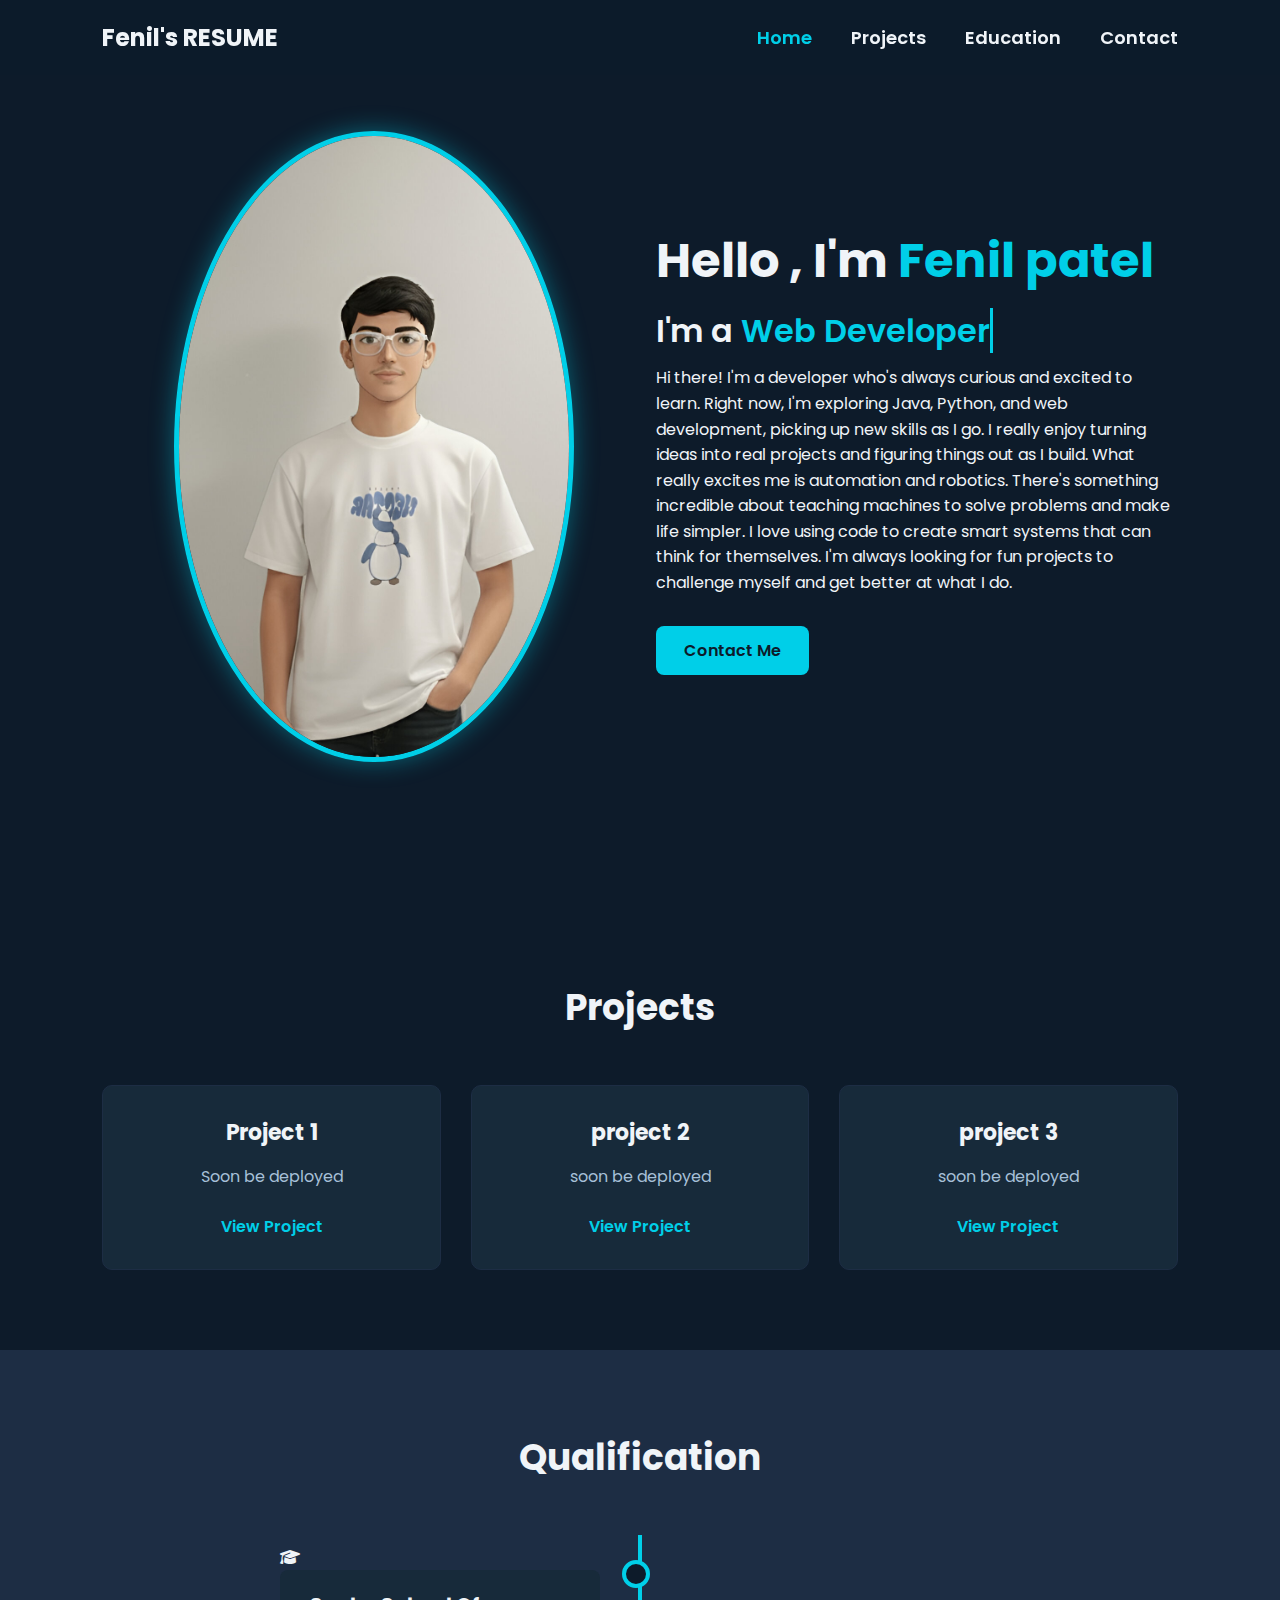
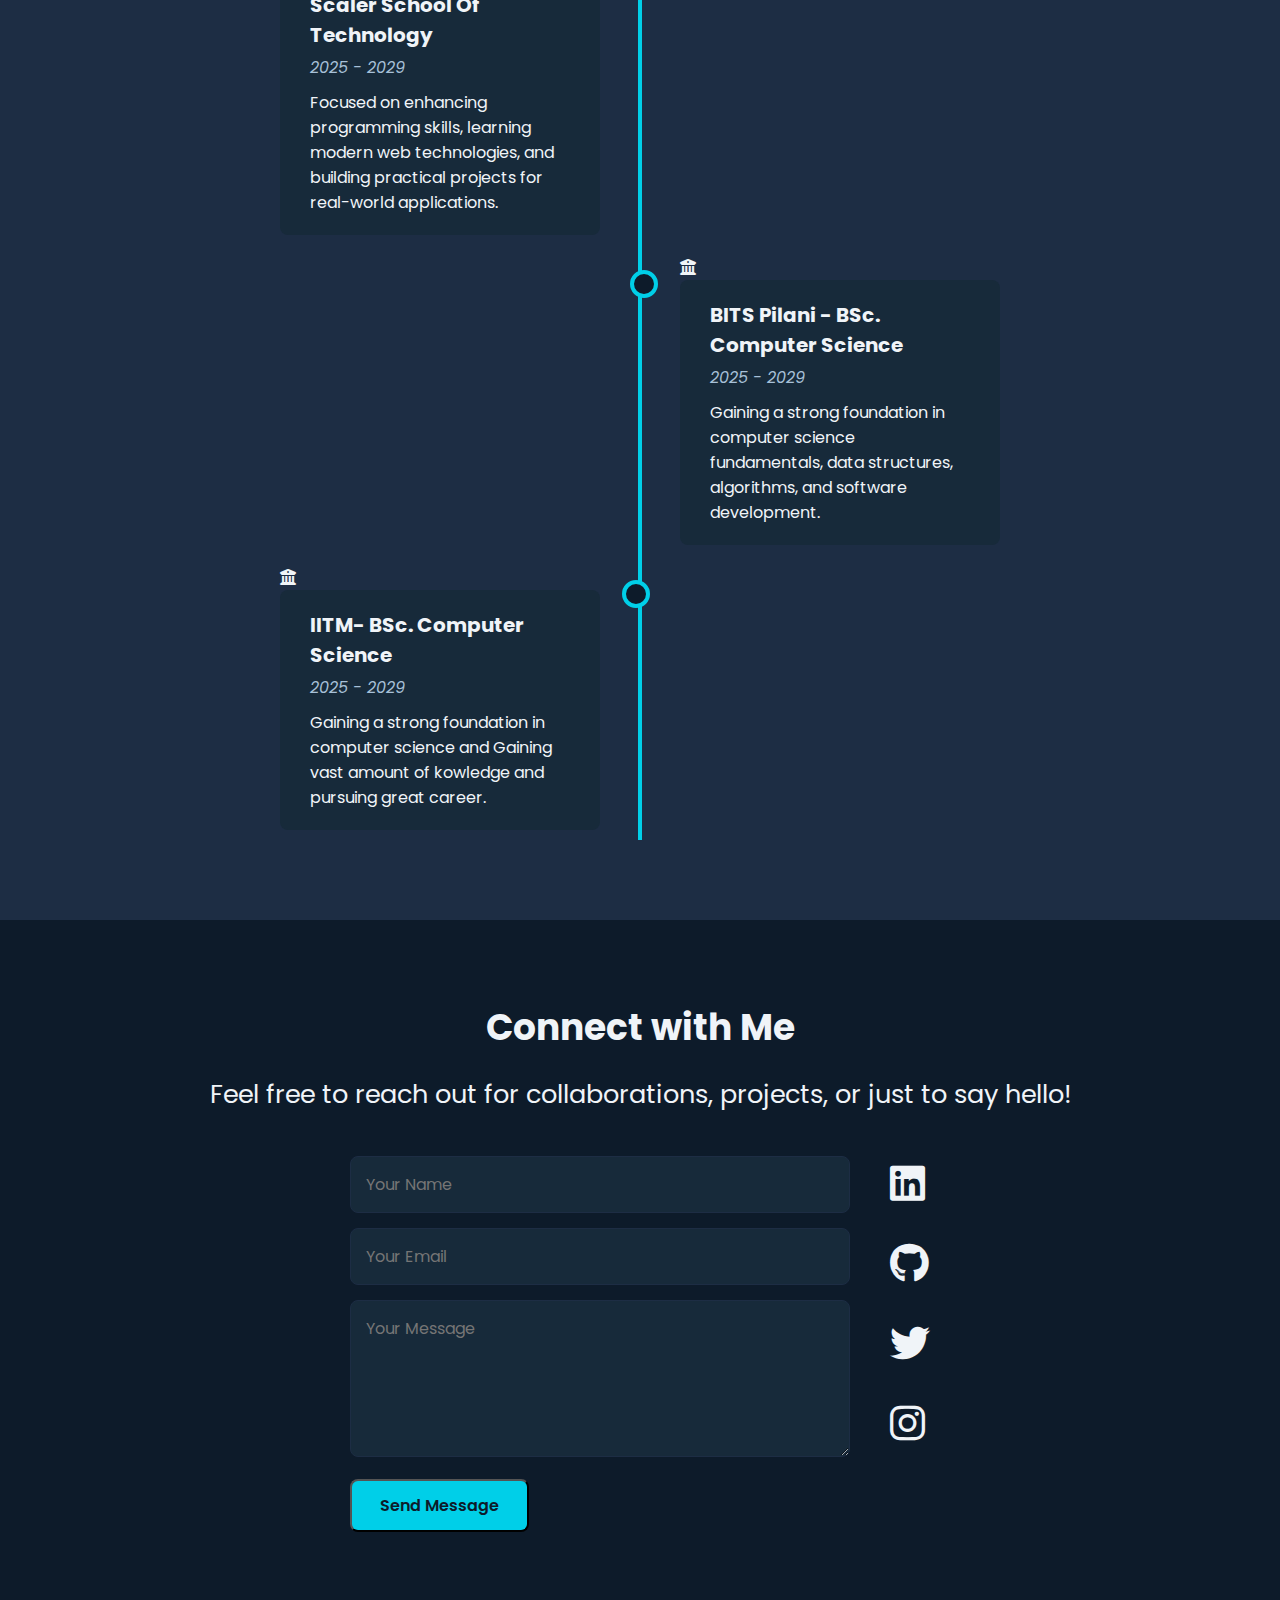
<file: index.html>
<!DOCTYPE html>
<html lang="en">

<head>
    <meta charset="UTF-8">
    <meta name="viewport" content="width=device-width, initial-scale=1.0">
    <title>Fenil's Portfolio</title>
    <link href="https://fonts.googleapis.com/css2?family=Poppins:wght@300;400;600;700&display=swap" rel="stylesheet">

    <link rel="stylesheet" href="https://cdnjs.cloudflare.com/ajax/libs/font-awesome/6.5.2/css/all.min.css" />

    <link rel="stylesheet" href="mycss.css">

</head>

<body>
    <header>
        <a href="#" class="logo">Fenil's RESUME</a>
        <input type="checkbox" id="menu-toggle">
        <label for="menu-toggle" class="menu-icon">☰</label>
        <nav>
            <a href="#" class="active">Home</a>
            <a href="#projects">Projects</a>
            <a href="#qual">Education</a>
            <a href="#contact">Contact</a>
        </nav>
    </header>

    <section class="home">
        <div class="pfp"><!--Profile picture/my picture-->
            <img src="fenil.jpg" alt="Fenil Developer">
        </div>
        <div class="homeIntro"><!--My small sweet intro -->
            <h1>Hello , I'm <span>Fenil patel</span></h1>
            <h3 class="homeBio">I'm a <span></span></h3>
            <p>Hi there! I'm a developer who's always curious and excited to learn. Right now, I'm exploring Java, Python, and web
            development, picking up new skills as I go. I really enjoy turning ideas into real projects and figuring things out as I
            build.
            
            What really excites me is automation and robotics. There's something incredible about teaching machines to solve
            problems and make life simpler. I love using code to create smart systems that can think for themselves. I'm always
            looking for fun projects to challenge myself and get better at what I do.
            </p>
            <a href="#contact" class="btn">Contact Me</a>
        </div>
    </section>
    <!--Projects section where i add infintie projects-->
    <section class="projects" id="projects">
        <h3>Projects</h3>
        <div class="grid">
            <div class="card">
                <a href="project1.html">
                    <h4>Project 1</h4>
                </a>
                <p>Soon be deployed</p>
                <a href="" class="view-btn"><!--here we add our project link-->
                    <h1>View Project</h1>
                </a>
            </div>
            <div class="card">
                <a href="project2.html">
                    <h4> project 2</h4>
                </a>
                <p>soon be deployed</p>
                <a href="" class="view-btn"> <!--here we add our project link-->
                    <h1>View Project</h1>
                </a>
            </div>
            <div class="card">
                <a href="">
                    <h4>project 3</h4>
                </a>
                <p>soon be deployed</p>
                <a href="" class="view-btn"><!--here we add our project link-->
                    <h1>View Project</h1>
                </a>
            </div>
        </div>
    </section>

    <section id="qual"><!--Qualification section-->
        <h3>Qualification</h3>
        <div class="timeline">
            <div class="timeline-item">
                <div class="timeline-icon">
                    <i class="fa fa-graduation-cap"></i>
                </div>
                <div class="timeline-content">
                    <h4>Scaler School Of Technology</h4>
                    <p class="duration"><em>2025 - 2029</em></p>
                    <p>Focused on enhancing programming skills, learning modern web technologies, and building practical
                        projects for real-world applications.</p>
                </div>
            </div>
            <div class="timeline-item">
                <div class="timeline-icon">
                    <i class="fa fa-university"></i>
                </div>
                <div class="timeline-content">
                    <h4>BITS Pilani - BSc. Computer Science</h4>
                    <p class="duration"><em>2025 - 2029</em></p>
                    <p>Gaining a strong foundation in computer science fundamentals, data structures, algorithms, and
                        software development.</p>
                </div>
            </div>
            <div class="timeline-item">
                <div class="timeline-icon">
                    <i class="fa fa-university"></i>
                </div>
                <div class="timeline-content">
                    <h4>IITM- BSc. Computer Science</h4>
                    <p class="duration"><em>2025 - 2029</em></p>
                    <p>Gaining a strong foundation in computer science
                        and Gaining vast amount of kowledge and pursuing great career.
                    </p>
                </div>
            </div>
        </div>
    </section>
    <!--contact section -->
    <!--here's where lies all my link to contact me with my email-->
    <section class="contact" id="contact">
        <h3>Connect with Me</h3>
        <p style="text-align:center; font-size:1.6rem; margin-bottom:2rem">Feel free to reach out for collaborations,
            projects, or just to say hello!
        <p>

        <div class="contact-container">
            <div class="contact-form"><!--form to contact me-->
                <form action="mailto:youremail@example.com" method="post" enctype="text/plain">
                    <input type="text" name="name" placeholder="Your Name" required>
                    <input type="email" name="email" placeholder="Your Email" required>
                    <textarea name="message" rows="5" placeholder="Your Message" required></textarea>
                    <button type="submit" class="btn">Send Message</button>
                </form>
            </div>

        <div class="socials"><!--Social Links-->
            <a href="https://www.linkedin.com/in/fenil-vekariya-7832aa360" target="_blank" aria-label="LinkedIn">
                <i class="fa-brands fa-linkedin"></i>
            </a>
            <a href="https://github.com/fenil1527-debug" target="_blank" aria-label="GitHub">
                <i class="fa-brands fa-github"></i>
            </a>
            <a href="https://x.com/VekariyaFe87675" target="_blank" aria-label="Twitter">
                <i class="fa-brands fa-twitter"></i>
            </a>
            <a href="https://www.instagram.com/fenil_15.27/" target="_blank" aria-label="Instagram">
                <i class="fa-brands fa-instagram"></i>
            </a>
        </div>
        </div>
    </section>

</body>

</html>
</file>
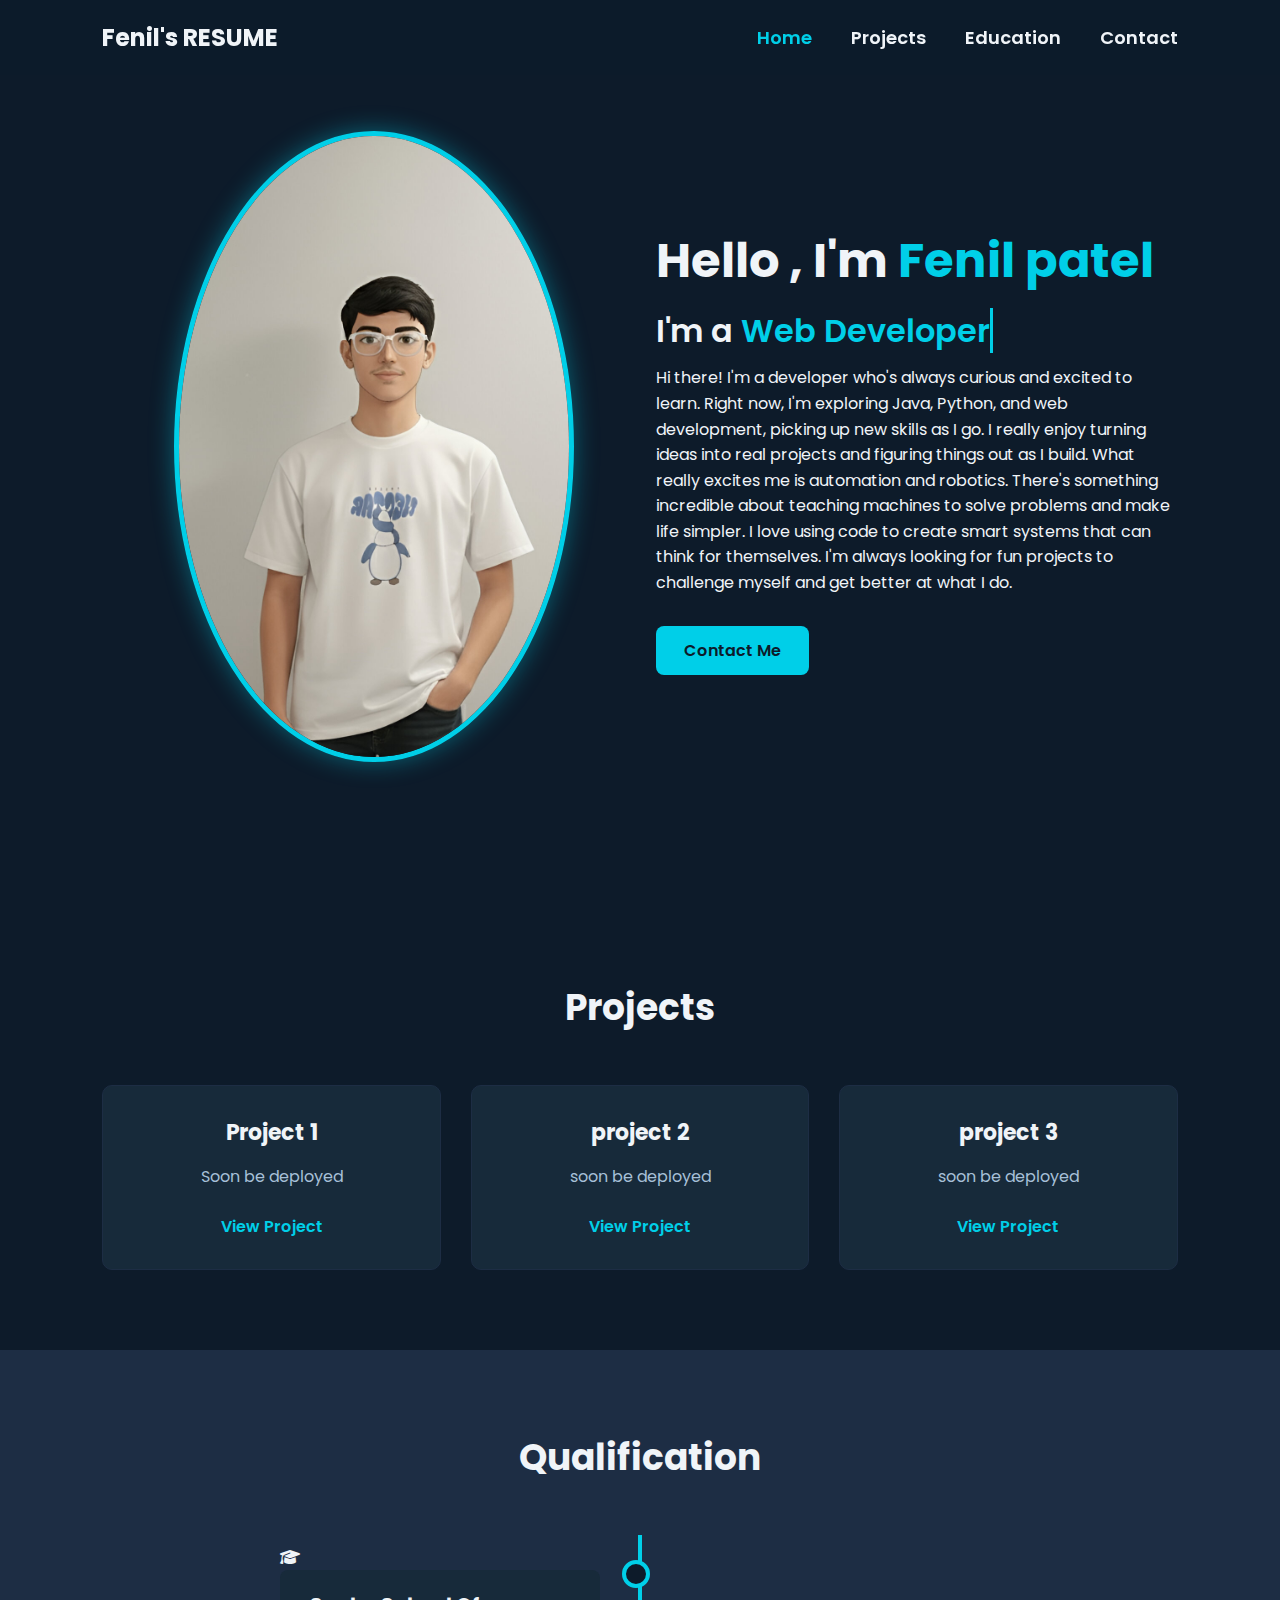
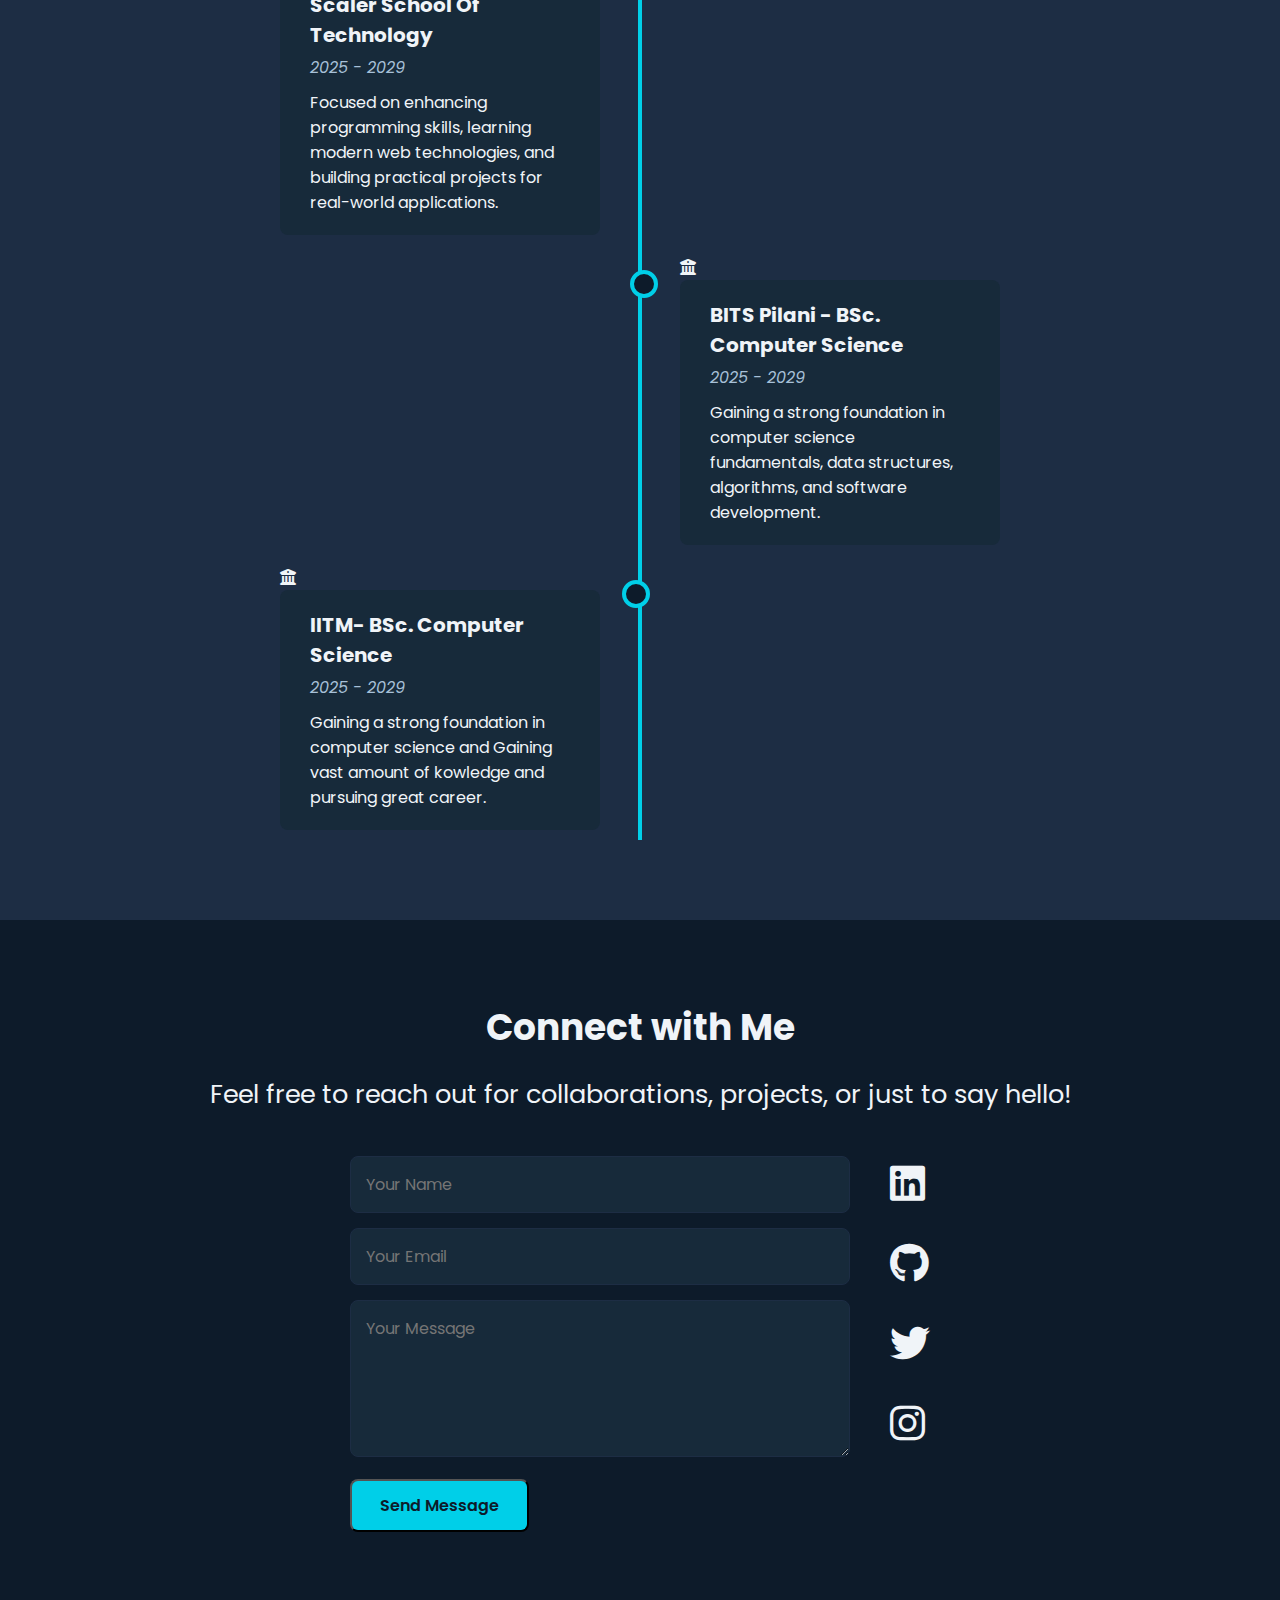
<file: Portfolio.html>
<!DOCTYPE html>
<html lang="en">

<head>
    <meta charset="UTF-8">
    <meta name="viewport" content="width=device-width, initial-scale=1.0">
    <title>Fenil's Portfolio</title>
    <link href="https://fonts.googleapis.com/css2?family=Poppins:wght@300;400;600;700&display=swap" rel="stylesheet">

    <link rel="stylesheet" href="https://cdnjs.cloudflare.com/ajax/libs/font-awesome/6.5.2/css/all.min.css" />

    <link rel="stylesheet" href="mycss.css">

</head>

<body>
    <header>
        <a href="#" class="logo">Fenil's RESUME</a>
        <input type="checkbox" id="menu-toggle">
        <label for="menu-toggle" class="menu-icon">☰</label>
        <nav>
            <a href="#" class="active">Home</a>
            <a href="#projects">Projects</a>
            <a href="#qual">Education</a>
            <a href="#contact">Contact</a>
        </nav>
    </header>

    <section class="home">
        <div class="pfp"><!--Profile picture/my picture-->
            <img src="fenil.jpg" alt="Fenil Developer">
        </div>
        <div class="homeIntro"><!--My small sweet intro -->
            <h1>Hello , I'm <span>Fenil patel</span></h1>
            <h3 class="homeBio">I'm a <span></span></h3>
            <p>Hi there! I'm a developer who's always curious and excited to learn. Right now, I'm exploring Java, Python, and web
            development, picking up new skills as I go. I really enjoy turning ideas into real projects and figuring things out as I
            build.
            
            What really excites me is automation and robotics. There's something incredible about teaching machines to solve
            problems and make life simpler. I love using code to create smart systems that can think for themselves. I'm always
            looking for fun projects to challenge myself and get better at what I do.
            </p>
            <a href="#contact" class="btn">Contact Me</a>
        </div>
    </section>
    <!--Projects section where i add infintie projects-->
    <section class="projects" id="projects">
        <h3>Projects</h3>
        <div class="grid">
            <div class="card">
                <a href="project1.html">
                    <h4>Project 1</h4>
                </a>
                <p>Soon be deployed</p>
                <a href="" class="view-btn"><!--here we add our project link-->
                    <h1>View Project</h1>
                </a>
            </div>
            <div class="card">
                <a href="project2.html">
                    <h4> project 2</h4>
                </a>
                <p>soon be deployed</p>
                <a href="" class="view-btn"> <!--here we add our project link-->
                    <h1>View Project</h1>
                </a>
            </div>
            <div class="card">
                <a href="">
                    <h4>project 3</h4>
                </a>
                <p>soon be deployed</p>
                <a href="" class="view-btn"><!--here we add our project link-->
                    <h1>View Project</h1>
                </a>
            </div>
        </div>
    </section>

    <section id="qual"><!--Qualification section-->
        <h3>Qualification</h3>
        <div class="timeline">
            <div class="timeline-item">
                <div class="timeline-icon">
                    <i class="fa fa-graduation-cap"></i>
                </div>
                <div class="timeline-content">
                    <h4>Scaler School Of Technology</h4>
                    <p class="duration"><em>2025 - 2029</em></p>
                    <p>Focused on enhancing programming skills, learning modern web technologies, and building practical
                        projects for real-world applications.</p>
                </div>
            </div>
            <div class="timeline-item">
                <div class="timeline-icon">
                    <i class="fa fa-university"></i>
                </div>
                <div class="timeline-content">
                    <h4>BITS Pilani - BSc. Computer Science</h4>
                    <p class="duration"><em>2025 - 2029</em></p>
                    <p>Gaining a strong foundation in computer science fundamentals, data structures, algorithms, and
                        software development.</p>
                </div>
            </div>
            <div class="timeline-item">
                <div class="timeline-icon">
                    <i class="fa fa-university"></i>
                </div>
                <div class="timeline-content">
                    <h4>IITM- BSc. Computer Science</h4>
                    <p class="duration"><em>2025 - 2029</em></p>
                    <p>Gaining a strong foundation in computer science
                        and Gaining vast amount of kowledge and pursuing great career.
                    </p>
                </div>
            </div>
        </div>
    </section>
    <!--contact section -->
    <!--here's where lies all my link to contact me with my email-->
    <section class="contact" id="contact">
        <h3>Connect with Me</h3>
        <p style="text-align:center; font-size:1.6rem; margin-bottom:2rem">Feel free to reach out for collaborations,
            projects, or just to say hello!
        <p>

        <div class="contact-container">
            <div class="contact-form"><!--form to contact me-->
                <form action="mailto:youremail@example.com" method="post" enctype="text/plain">
                    <input type="text" name="name" placeholder="Your Name" required>
                    <input type="email" name="email" placeholder="Your Email" required>
                    <textarea name="message" rows="5" placeholder="Your Message" required></textarea>
                    <button type="submit" class="btn">Send Message</button>
                </form>
            </div>

        <div class="socials"><!--Social Links-->
            <a href="https://www.linkedin.com/in/fenil-vekariya-7832aa360" target="_blank" aria-label="LinkedIn">
                <i class="fa-brands fa-linkedin"></i>
            </a>
            <a href="https://github.com/fenil1527-debug" target="_blank" aria-label="GitHub">
                <i class="fa-brands fa-github"></i>
            </a>
            <a href="https://x.com/VekariyaFe87675" target="_blank" aria-label="Twitter">
                <i class="fa-brands fa-twitter"></i>
            </a>
            <a href="https://www.instagram.com/fenil_15.27/" target="_blank" aria-label="Instagram">
                <i class="fa-brands fa-instagram"></i>
            </a>
        </div>
        </div>
    </section>

</body>

</html>
</file>
<file: mycss.css>
/* General Styling & NEW Dark Theme Variables */
:root {
    --primary-color: #00CFE8;
   
    --secondary-color: #1D2D44;
    
    --text-color: #F0F4F8;

    --background-color: #0D1B2A;

    --card-bg-color: #172A3A;
    
    --card-shadow: 0 4px 8px rgba(0, 0, 0, 0.4);
}
* {
    margin: 0;
    padding: 0;
    box-sizing: border-box;
    font-family: 'Poppins', sans-serif;
    text-decoration: none;
    list-style: none;
}
html {
    scroll-behavior: smooth;
}
body {
    background: var(--background-color);
    color: var(--text-color);
}
h1,h3,h4 {
    color: var(--text-color);
}
section {
    padding: 80px 8%;
}
header {
    position: fixed;
    top: 0;
    left: 0;
    width: 100%;
    padding: 20px 8%;
    background: rgba(13, 27, 42, 0.8);
    backdrop-filter: blur(10px);
    display: flex;
    justify-content: space-between;
    align-items: center;
    z-index: 100;
}

.logo {
    font-size: 24px;
    font-weight: 700;
    color: var(--text-color);
}

nav a {
    font-size: 18px;
    color: var(--text-color);
    margin-left: 35px;
    font-weight: 600;
    transition: color 0.3s;
}

nav a:hover,nav a.active {
    color: var(--primary-color);
}
#menu-toggle {
    display: none;
}
.menu-icon {
    display: none;
    font-size: 30px;
    cursor: pointer;
}
.home {
    display: flex;
    align-items: center;
    justify-content: space-between;
    min-height: 100vh;
    gap: 2rem;
}
.homeIntro {
    max-width: 600px;
    flex: 1;
}
.homeIntro h1 {
    font-size: 48px;
    font-weight: 700;
}
.homeIntro h1 span {
    color: var(--primary-color);
}
.homeIntro .homeBio {
    font-size: 32px;
    margin: 10px 0;
    font-weight: 600;
}
.homeBio span {
    color: var(--primary-color);
    position: relative;
}
.homeBio span::before {
    content: "Web Developer";
    animation: typing 8s steps(13) infinite,
        blink .7s infinite;
    white-space: nowrap;
    overflow: hidden;
    border-right: 3px solid var(--primary-color);
}
@keyframes typing {
    0%,25% {
        content: "learner in Java";        
    }
    26%,50% {
        content: "Python Developer";
    }
    51%,75% {
        content: "AI enthusiast";
    }
    76%,100% {
        content: "Web Developer";
    }
}
@keyframes blink {

    0%,100% {
        border-color: transparent;
    }
    50%{
        border-color: var(--primary-color);
    }
}
.homeIntro p {
    font-size: 16px;
    line-height: 1.6;
    margin-bottom: 30px;
}
.pfp {
    flex: 1;
    text-align: right;
}
.pfp img {
    width: 80%;
    max-width: 400px;
    border-radius: 50%;
    border: 5px solid var(--primary-color);
    box-shadow: 0 0 25px rgba(0, 207, 232, 0.4);
    position: relative;
    right: 50px;
}
.btn {
    display: inline-block;
    padding: 12px 28px;
    background: var(--primary-color);
    border-radius: 8px;
    color: #0D1B2A;
    font-size: 16px;
    font-weight: 600;
    transition: transform 0.3s, box-shadow 0.3s;
}

.btn:hover {
    transform: scale(1.05);
    box-shadow: 0 0 20px rgba(0, 207, 232, 0.5);
}
.about {
    background: var(--secondary-color);
}
.about h3 {
    text-align: center;
    font-size: 36px;
    margin-bottom: 40px;
}
.about-content {
    max-width: 800px;
    margin: 0 auto;
    text-align: center;
    font-size: 18px;
    line-height: 1.8;
}
.about-content p {
    margin-bottom: 20px;
}
.projects {
    background: var(--background-color);
}
.projects h3 {
    text-align: center;
    font-size: 36px;
    margin-bottom: 50px;
}

.grid {
    display: grid;
    grid-template-columns: repeat(auto-fit, minmax(300px, 1fr));
    gap: 30px;
}

.card {
    background: var(--card-bg-color);
    padding: 30px;
    border-radius: 10px;
    border: 1px solid var(--secondary-color);
    text-align: center;
    transition: transform 0.3s, box-shadow 0.3s;
}
.card:hover {
    transform: translateY(-10px);
    box-shadow: 0 8px 16px rgba(0, 0, 0, 0.5);
}
.card h4 {
    font-size: 22px;
    margin-bottom: 15px;
}
.card p {
    font-size: 16px;
    color: #a7c0d8;
     margin-bottom: 25px;
}

.card .view-btn h1 {
    font-size: 16px;
    color: var(--primary-color);
    font-weight: 600;
}
/* Qualification Section */
#qual {
    background: var(--secondary-color);
}

#qual h3 {
    text-align: center;
    font-size: 36px;
    margin-bottom: 50px;
}

.timeline {
    position: relative;
    max-width: 800px;
    margin: 0 auto;
}

.timeline::after {
    content: '';
    position: absolute;
    width: 4px;
    background-color: var(--primary-color);
    top: 0;
    bottom: 0;
    left: 50%;
    margin-left: -2px;
}

.timeline-item {
    padding: 10px 40px;
    position: relative;
    width: 50%;
}

.timeline-item:nth-child(odd) {
    left: 0;
}

.timeline-item:nth-child(even) {
    left: 50%;
}

.timeline-content {
    padding: 20px 30px;
    background: var(--card-bg-color);
    position: relative;
    border-radius: 8px;
}

.timeline-content h4 {
    font-size: 20px;
}

.duration {
    font-style: italic;
    color: #a7c0d8;
    margin: 5px 0 10px 0;
}

.timeline-item::after {
    content: '';
    position: absolute;
    width: 20px;
    height: 20px;
    right: -10px;
    background-color: var(--background-color);
    border: 4px solid var(--primary-color);
    top: 25px;
    border-radius: 50%;
    z-index: 1;
}

.timeline-item:nth-child(even)::after {
    left: -10px;
}
/* Contact Section */
.contact {
    background: var(--background-color);
}

.contact h3 {
    text-align: center;
    font-size: 36px;
    margin-bottom: 20px;
}

.contact-container {
    display: flex;
    justify-content: center;
    align-items: center;
    gap: 40px;
    flex-wrap: wrap;
    margin-top: 40px;
}

.contact-form {
    flex: 1;
    max-width: 500px;
}
.contact-form input,.contact-form textarea {
    width: 100%;
    padding: 15px;
    margin-bottom: 15px;
    border: 1px solid var(--secondary-color);
    background: var(--card-bg-color);
    color: var(--text-color);
    border-radius: 8px;
    font-size: 16px;
}
.socials {
    display: flex;
    flex-direction: column;
    gap: 20px;
    margin-bottom: 80px;
}
.socials a {
    font-size: 40px;
    color: var(--text-color);
    transition: color 0.3s, transform 0.3s;
}
.socials a:hover {
    color: var(--primary-color);
    transform: scale(1.2);
}
/*  Footer Styling */
footer {
    text-align: center;
    padding: 20px 8%;
    background: var(--secondary-color);
    border-top: 1px solid #334a66;
}

footer p {
    font-size: 14px;
    color: #a7c0d8;
}
@media (max-width: 992px) {
    header {
        padding: 20px 5%;
    }

    section {
        padding: 80px 5%;
    }

    .home {
        flex-direction: column;
        text-align: center;
        padding-top: 120px;
    }

    .pfp {
        text-align: center;
        margin-bottom: 30px;
    }

    .timeline::after {
        left: 20px;
    }

    .timeline-item {
        width: 100%;
        padding-left: 60px;
        padding-right: 15px;
    }

    .timeline-item:nth-child(even) {
        left: 0;
    }

    .timeline-item::after {
        left: 10px;
    }
}

@media (max-width: 768px) {
    .menu-icon {
        display: block;
    }

    nav {
        position: absolute;
        top: 100%;
        left: 0;
        width: 100%;
        background: var(--background-color);
        display: none;
        flex-direction: column;
        text-align: center;
        border-top: 1px solid var(--secondary-color);
    }

    #menu-toggle:checked~nav {
        display: flex;
    }

    nav a {
        margin: 15px 0;
    }

    .homeIntro h1 {
        font-size: 38px;
    }

    .homeIntro .homeBio {
        font-size: 26px;
    }

    .socials {
        flex-direction: row;
        justify-content: center;
        width: 100%;
    }
}
</file>
